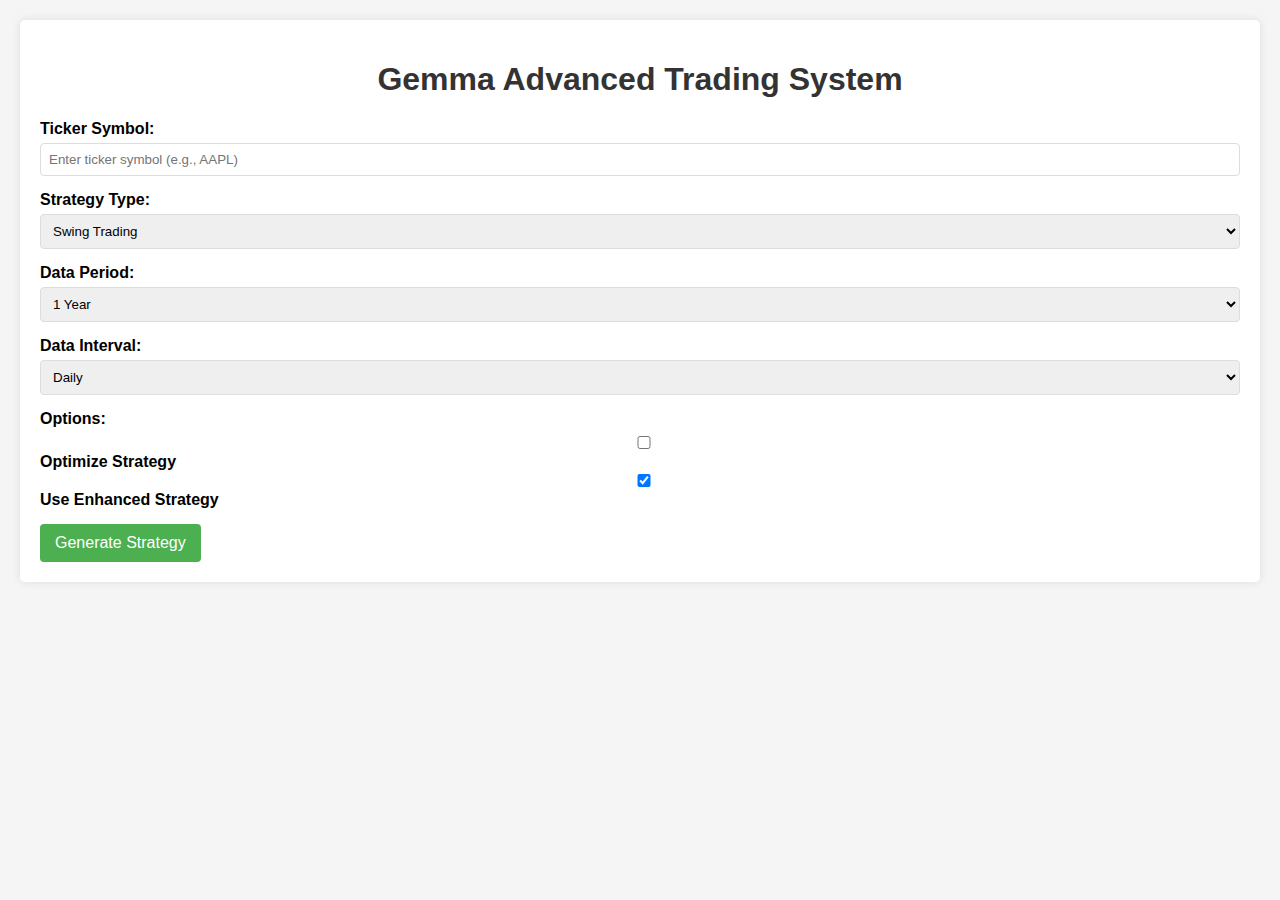
<file: ui/templates/index.html>
<!DOCTYPE html>
<html lang="en">
<head>
    <meta charset="UTF-8">
    <meta name="viewport" content="width=device-width, initial-scale=1.0">
    <title>Gemma Advanced Trading System</title>
    <style>
        body {
            font-family: Arial, sans-serif;
            margin: 0;
            padding: 20px;
            background-color: #f5f5f5;
        }
        .container {
            max-width: 1200px;
            margin: 0 auto;
            background-color: white;
            padding: 20px;
            border-radius: 5px;
            box-shadow: 0 0 10px rgba(0,0,0,0.1);
        }
        h1 {
            color: #333;
            text-align: center;
        }
        .form-group {
            margin-bottom: 15px;
        }
        label {
            display: block;
            margin-bottom: 5px;
            font-weight: bold;
        }
        input, select {
            width: 100%;
            padding: 8px;
            border: 1px solid #ddd;
            border-radius: 4px;
            box-sizing: border-box;
        }
        button {
            background-color: #4CAF50;
            color: white;
            padding: 10px 15px;
            border: none;
            border-radius: 4px;
            cursor: pointer;
            font-size: 16px;
        }
        button:hover {
            background-color: #45a049;
        }
        .results {
            margin-top: 20px;
            padding: 15px;
            border: 1px solid #ddd;
            border-radius: 4px;
            display: none;
        }
        .loading {
            text-align: center;
            display: none;
        }
        .error {
            color: red;
            margin-top: 10px;
            display: none;
        }
        .tabs {
            overflow: hidden;
            border: 1px solid #ccc;
            background-color: #f1f1f1;
            margin-top: 20px;
        }
        .tab {
            background-color: inherit;
            float: left;
            border: none;
            outline: none;
            cursor: pointer;
            padding: 14px 16px;
            transition: 0.3s;
            font-size: 17px;
        }
        .tab:hover {
            background-color: #ddd;
        }
        .tab.active {
            background-color: #ccc;
        }
        .tabcontent {
            display: none;
            padding: 6px 12px;
            border: 1px solid #ccc;
            border-top: none;
        }
    </style>
</head>
<body>
    <div class="container">
        <h1>Gemma Advanced Trading System</h1>
        
        <div class="form-group">
            <label for="ticker">Ticker Symbol:</label>
            <input type="text" id="ticker" name="ticker" placeholder="Enter ticker symbol (e.g., AAPL)" required>
        </div>
        
        <div class="form-group">
            <label for="strategy_type">Strategy Type:</label>
            <select id="strategy_type" name="strategy_type">
                <option value="swing">Swing Trading</option>
                <option value="day">Day Trading</option>
            </select>
        </div>
        
        <div class="form-group">
            <label for="period">Data Period:</label>
            <select id="period" name="period">
                <option value="1y">1 Year</option>
                <option value="6mo">6 Months</option>
                <option value="3mo">3 Months</option>
                <option value="1mo">1 Month</option>
                <option value="5d">5 Days</option>
            </select>
        </div>
        
        <div class="form-group">
            <label for="interval">Data Interval:</label>
            <select id="interval" name="interval">
                <option value="1d">Daily</option>
                <option value="1h">Hourly</option>
                <option value="15m">15 Minutes</option>
                <option value="5m">5 Minutes</option>
                <option value="1m">1 Minute</option>
            </select>
        </div>
        
        <div class="form-group">
            <label>Options:</label>
            <div>
                <input type="checkbox" id="optimize" name="optimize" value="true">
                <label for="optimize" style="display: inline;">Optimize Strategy</label>
            </div>
            <div>
                <input type="checkbox" id="enhanced" name="enhanced" value="true" checked>
                <label for="enhanced" style="display: inline;">Use Enhanced Strategy</label>
            </div>
        </div>
        
        <button id="generate_btn" onclick="generateStrategy()">Generate Strategy</button>
        
        <div id="loading" class="loading">
            <p>Generating strategy... Please wait.</p>
        </div>
        
        <div id="error" class="error"></div>
        
        <div id="results" class="results">
            <h2>Strategy Results for <span id="result_ticker"></span></h2>
            
            <div class="tabs">
                <button class="tab active" onclick="openTab(event, 'summary')">Summary</button>
                <button class="tab" onclick="openTab(event, 'performance')">Performance</button>
                <button class="tab" onclick="openTab(event, 'trades')">Trades</button>
                <button class="tab" onclick="openTab(event, 'charts')">Charts</button>
                <button class="tab" onclick="openTab(event, 'parameters')">Parameters</button>
            </div>
            
            <div id="summary" class="tabcontent" style="display: block;">
                <h3>Strategy Summary</h3>
                <p id="strategy_description"></p>
                <div id="summary_metrics"></div>
            </div>
            
            <div id="performance" class="tabcontent">
                <h3>Performance Metrics</h3>
                <div id="performance_metrics"></div>
            </div>
            
            <div id="trades" class="tabcontent">
                <h3>Trade History</h3>
                <div id="trade_history"></div>
            </div>
            
            <div id="charts" class="tabcontent">
                <h3>Strategy Charts</h3>
                <div id="strategy_charts"></div>
            </div>
            
            <div id="parameters" class="tabcontent">
                <h3>Strategy Parameters</h3>
                <div id="strategy_parameters"></div>
            </div>
            
            <button id="backtest_btn" onclick="backtestStrategy()" style="margin-top: 20px;">Run Backtest</button>
        </div>
    </div>

    <script>
        let currentStrategyId = null;
        
        function generateStrategy() {
            const ticker = document.getElementById('ticker').value.trim();
            if (!ticker) {
                showError('Please enter a ticker symbol');
                return;
            }
            
            const strategyType = document.getElementById('strategy_type').value;
            const period = document.getElementById('period').value;
            const interval = document.getElementById('interval').value;
            const optimize = document.getElementById('optimize').checked ? 'true' : 'false';
            const enhanced = document.getElementById('enhanced').checked ? 'true' : 'false';
            
            // Show loading indicator
            document.getElementById('loading').style.display = 'block';
            document.getElementById('error').style.display = 'none';
            document.getElementById('results').style.display = 'none';
            
            // Create form data
            const formData = new FormData();
            formData.append('ticker', ticker);
            formData.append('strategy_type', strategyType);
            formData.append('period', period);
            formData.append('interval', interval);
            formData.append('optimize', optimize);
            formData.append('enhanced', enhanced);
            
            // Send request to generate strategy
            fetch('/generate_strategy', {
                method: 'POST',
                body: formData
            })
            .then(response => response.json())
            .then(data => {
                // Hide loading indicator
                document.getElementById('loading').style.display = 'none';
                
                if (data.error) {
                    showError(data.error);
                    return;
                }
                
                // Store strategy ID
                currentStrategyId = data.strategy_id;
                
                // Display results
                document.getElementById('result_ticker').textContent = data.ticker;
                document.getElementById('strategy_description').textContent = data.description || 'No description available.';
                
                // Display summary metrics
                const summaryMetrics = document.getElementById('summary_metrics');
                summaryMetrics.innerHTML = '<table border="1" cellpadding="5" cellspacing="0" style="border-collapse: collapse; width: 100%;">' +
                    '<tr><th>Metric</th><th>Value</th></tr>' +
                    `<tr><td>Strategy Type</td><td>${data.strategy_type}</td></tr>` +
                    `<tr><td>Total Return</td><td>${data.performance.total_return || 'N/A'}</td></tr>` +
                    `<tr><td>Win Rate</td><td>${data.performance.win_rate || 'N/A'}</td></tr>` +
                    `<tr><td>Sharpe Ratio</td><td>${data.performance.sharpe_ratio || 'N/A'}</td></tr>` +
                    `<tr><td>Max Drawdown</td><td>${data.performance.max_drawdown || 'N/A'}</td></tr>` +
                    '</table>';
                
                // Display performance metrics
                const performanceMetrics = document.getElementById('performance_metrics');
                let performanceHtml = '<table border="1" cellpadding="5" cellspacing="0" style="border-collapse: collapse; width: 100%;">' +
                    '<tr><th>Metric</th><th>Value</th></tr>';
                
                for (const [key, value] of Object.entries(data.performance)) {
                    performanceHtml += `<tr><td>${key.replace(/_/g, ' ')}</td><td>${value}</td></tr>`;
                }
                
                performanceHtml += '</table>';
                performanceMetrics.innerHTML = performanceHtml;
                
                // Display trades
                const tradeHistory = document.getElementById('trade_history');
                if (data.trades && data.trades.length > 0) {
                    let tradesHtml = '<table border="1" cellpadding="5" cellspacing="0" style="border-collapse: collapse; width: 100%;">' +
                        '<tr><th>Date</th><th>Type</th><th>Price</th><th>Shares</th><th>Profit/Loss</th></tr>';
                    
                    for (const trade of data.trades) {
                        tradesHtml += `<tr>` +
                            `<td>${trade.date || 'N/A'}</td>` +
                            `<td>${trade.type || 'N/A'}</td>` +
                            `<td>${trade.price || 'N/A'}</td>` +
                            `<td>${trade.shares || 'N/A'}</td>` +
                            `<td>${trade.pnl || 'N/A'}</td>` +
                            `</tr>`;
                    }
                    
                    tradesHtml += '</table>';
                    tradeHistory.innerHTML = tradesHtml;
                } else {
                    tradeHistory.innerHTML = '<p>No trades available.</p>';
                }
                
                // Display charts
                const strategyCharts = document.getElementById('strategy_charts');
                if (data.plots && data.plots.length > 0) {
                    let chartsHtml = '';
                    
                    for (const plot of data.plots) {
                        chartsHtml += `<img src="data:image/png;base64,${plot}" style="max-width: 100%; margin-bottom: 20px;">`;
                    }
                    
                    strategyCharts.innerHTML = chartsHtml;
                } else {
                    strategyCharts.innerHTML = '<p>No charts available.</p>';
                }
                
                // Display parameters
                const strategyParameters = document.getElementById('strategy_parameters');
                let parametersHtml = '<table border="1" cellpadding="5" cellspacing="0" style="border-collapse: collapse; width: 100%;">' +
                    '<tr><th>Parameter</th><th>Value</th></tr>';
                
                for (const [key, value] of Object.entries(data.parameters)) {
                    parametersHtml += `<tr><td>${key.replace(/_/g, ' ')}</td><td>${value}</td></tr>`;
                }
                
                parametersHtml += '</table>';
                strategyParameters.innerHTML = parametersHtml;
                
                // Show results
                document.getElementById('results').style.display = 'block';
            })
            .catch(error => {
                document.getElementById('loading').style.display = 'none';
                showError('Error generating strategy: ' + error.message);
            });
        }
        
        function backtestStrategy() {
            if (!currentStrategyId) {
                showError('No strategy to backtest');
                return;
            }
            
            // Show loading indicator
            document.getElementById('loading').style.display = 'block';
            document.getElementById('error').style.display = 'none';
            
            // Create form data
            const formData = new FormData();
            formData.append('strategy_id', currentStrategyId);
            
            // Send request to backtest strategy
            fetch('/backtest_strategy', {
                method: 'POST',
                body: formData
            })
            .then(response => response.json())
            .then(data => {
                // Hide loading indicator
                document.getElementById('loading').style.display = 'none';
                
                if (data.error) {
                    showError(data.error);
                    return;
                }
                
                // Open backtest report in new window
                window.open(data.report_url, '_blank');
            })
            .catch(error => {
                document.getElementById('loading').style.display = 'none';
                showError('Error backtesting strategy: ' + error.message);
            });
        }
        
        function showError(message) {
            const errorElement = document.getElementById('error');
            errorElement.textContent = message;
            errorElement.style.display = 'block';
        }
        
        function openTab(evt, tabName) {
            // Declare all variables
            let i, tabcontent, tablinks;
            
            // Get all elements with class="tabcontent" and hide them
            tabcontent = document.getElementsByClassName("tabcontent");
            for (i = 0; i < tabcontent.length; i++) {
                tabcontent[i].style.display = "none";
            }
            
            // Get all elements with class="tab" and remove the class "active"
            tablinks = document.getElementsByClassName("tab");
            for (i = 0; i < tablinks.length; i++) {
                tablinks[i].className = tablinks[i].className.replace(" active", "");
            }
            
            // Show the current tab, and add an "active" class to the button that opened the tab
            document.getElementById(tabName).style.display = "block";
            evt.currentTarget.className += " active";
        }
    </script>
</body>
</html>
</file>
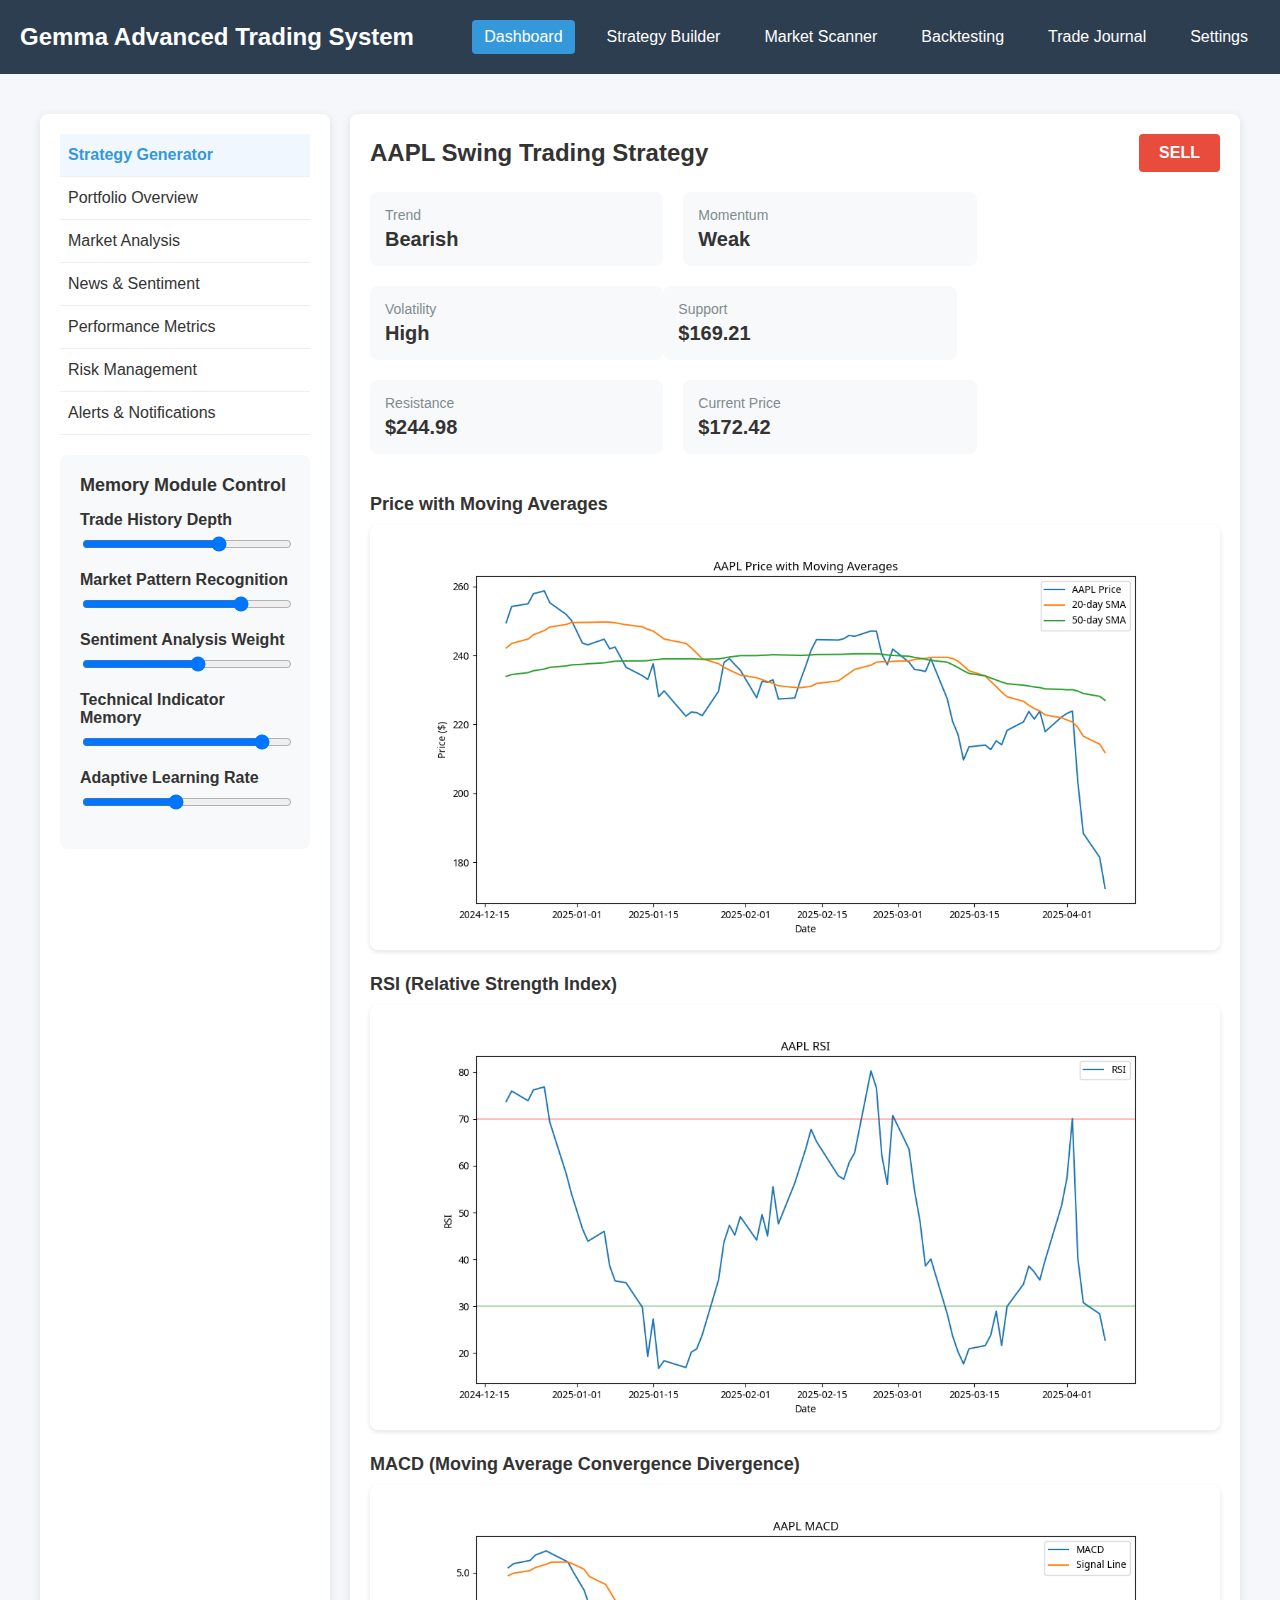
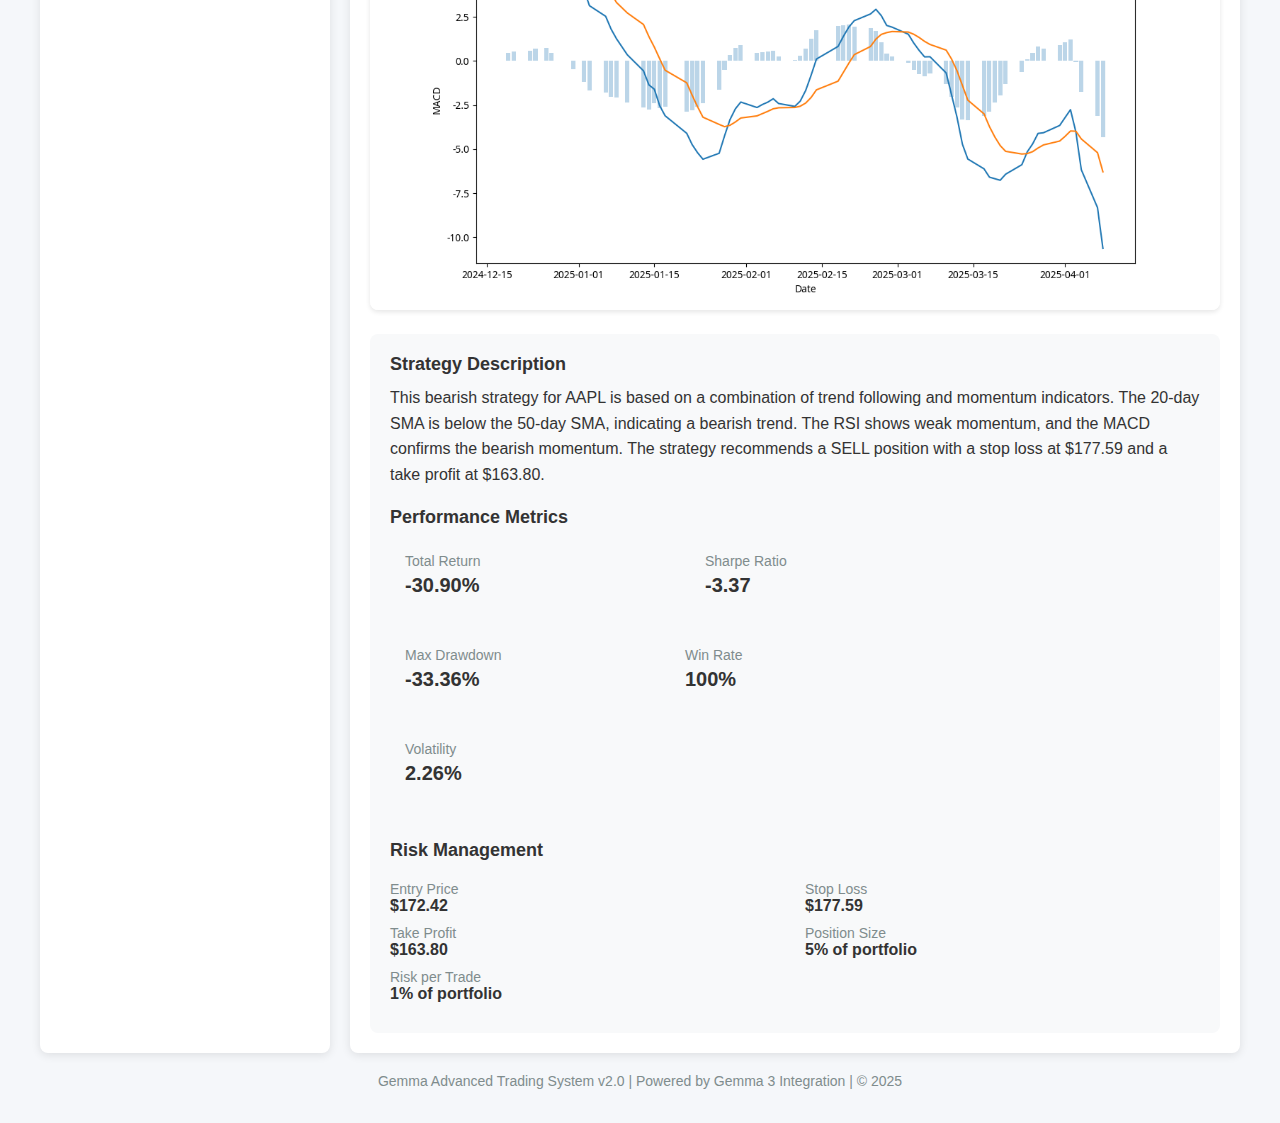
<file: frontend_mockup.html>
<!DOCTYPE html>
<html lang="en">
<head>
    <meta charset="UTF-8">
    <meta name="viewport" content="width=device-width, initial-scale=1.0">
    <title>Gemma Advanced Trading System - AAPL Strategy</title>
    <style>
        body {
            font-family: 'Segoe UI', Tahoma, Geneva, Verdana, sans-serif;
            margin: 0;
            padding: 0;
            background-color: #f5f7fa;
            color: #333;
        }
        .container {
            max-width: 1200px;
            margin: 0 auto;
            padding: 20px;
        }
        .header {
            background-color: #2c3e50;
            color: white;
            padding: 20px;
            display: flex;
            justify-content: space-between;
            align-items: center;
        }
        .logo {
            font-size: 24px;
            font-weight: bold;
        }
        .nav {
            display: flex;
        }
        .nav-item {
            margin-left: 20px;
            cursor: pointer;
            padding: 8px 12px;
            border-radius: 4px;
        }
        .nav-item.active {
            background-color: #3498db;
        }
        .main {
            display: flex;
            margin-top: 20px;
        }
        .sidebar {
            width: 250px;
            background-color: white;
            border-radius: 8px;
            box-shadow: 0 2px 10px rgba(0,0,0,0.1);
            padding: 20px;
            margin-right: 20px;
        }
        .sidebar-item {
            padding: 12px 8px;
            border-bottom: 1px solid #eee;
            cursor: pointer;
        }
        .sidebar-item.active {
            background-color: #f0f7ff;
            color: #3498db;
            font-weight: bold;
        }
        .content {
            flex: 1;
            background-color: white;
            border-radius: 8px;
            box-shadow: 0 2px 10px rgba(0,0,0,0.1);
            padding: 20px;
        }
        .strategy-header {
            display: flex;
            justify-content: space-between;
            align-items: center;
            margin-bottom: 20px;
        }
        .strategy-title {
            font-size: 24px;
            font-weight: bold;
        }
        .recommendation {
            padding: 10px 20px;
            border-radius: 4px;
            font-weight: bold;
            color: white;
        }
        .recommendation.buy {
            background-color: #2ecc71;
        }
        .recommendation.sell {
            background-color: #e74c3c;
        }
        .recommendation.hold {
            background-color: #f39c12;
        }
        .metrics {
            display: flex;
            flex-wrap: wrap;
            margin-bottom: 20px;
        }
        .metric-card {
            width: calc(33.33% - 20px);
            background-color: #f8f9fa;
            border-radius: 8px;
            padding: 15px;
            margin-right: 20px;
            margin-bottom: 20px;
        }
        .metric-card:nth-child(3n) {
            margin-right: 0;
        }
        .metric-title {
            font-size: 14px;
            color: #7f8c8d;
            margin-bottom: 5px;
        }
        .metric-value {
            font-size: 20px;
            font-weight: bold;
        }
        .charts {
            margin-bottom: 20px;
        }
        .chart-container {
            margin-bottom: 20px;
        }
        .chart-title {
            font-size: 18px;
            font-weight: bold;
            margin-bottom: 10px;
        }
        .chart-image {
            width: 100%;
            border-radius: 8px;
            box-shadow: 0 2px 5px rgba(0,0,0,0.1);
        }
        .strategy-details {
            background-color: #f8f9fa;
            border-radius: 8px;
            padding: 20px;
        }
        .details-title {
            font-size: 18px;
            font-weight: bold;
            margin-bottom: 10px;
        }
        .details-text {
            line-height: 1.6;
        }
        .risk-management {
            margin-top: 20px;
            display: flex;
            flex-wrap: wrap;
        }
        .risk-item {
            width: calc(50% - 10px);
            margin-right: 20px;
            margin-bottom: 10px;
        }
        .risk-item:nth-child(2n) {
            margin-right: 0;
        }
        .risk-label {
            font-size: 14px;
            color: #7f8c8d;
        }
        .risk-value {
            font-size: 16px;
            font-weight: bold;
        }
        .memory-module {
            margin-top: 20px;
            background-color: #f8f9fa;
            border-radius: 8px;
            padding: 20px;
        }
        .memory-title {
            font-size: 18px;
            font-weight: bold;
            margin-bottom: 15px;
        }
        .memory-controls {
            display: flex;
            flex-direction: column;
        }
        .memory-control {
            margin-bottom: 15px;
        }
        .memory-label {
            display: block;
            margin-bottom: 5px;
            font-weight: bold;
        }
        .memory-slider {
            width: 100%;
        }
        .footer {
            margin-top: 20px;
            text-align: center;
            color: #7f8c8d;
            font-size: 14px;
        }
    </style>
</head>
<body>
    <div class="header">
        <div class="logo">Gemma Advanced Trading System</div>
        <div class="nav">
            <div class="nav-item active">Dashboard</div>
            <div class="nav-item">Strategy Builder</div>
            <div class="nav-item">Market Scanner</div>
            <div class="nav-item">Backtesting</div>
            <div class="nav-item">Trade Journal</div>
            <div class="nav-item">Settings</div>
        </div>
    </div>
    
    <div class="container">
        <div class="main">
            <div class="sidebar">
                <div class="sidebar-item active">Strategy Generator</div>
                <div class="sidebar-item">Portfolio Overview</div>
                <div class="sidebar-item">Market Analysis</div>
                <div class="sidebar-item">News & Sentiment</div>
                <div class="sidebar-item">Performance Metrics</div>
                <div class="sidebar-item">Risk Management</div>
                <div class="sidebar-item">Alerts & Notifications</div>
                
                <div class="memory-module">
                    <div class="memory-title">Memory Module Control</div>
                    <div class="memory-controls">
                        <div class="memory-control">
                            <label class="memory-label">Trade History Depth</label>
                            <input type="range" class="memory-slider" min="1" max="10" value="7">
                        </div>
                        <div class="memory-control">
                            <label class="memory-label">Market Pattern Recognition</label>
                            <input type="range" class="memory-slider" min="1" max="10" value="8">
                        </div>
                        <div class="memory-control">
                            <label class="memory-label">Sentiment Analysis Weight</label>
                            <input type="range" class="memory-slider" min="1" max="10" value="6">
                        </div>
                        <div class="memory-control">
                            <label class="memory-label">Technical Indicator Memory</label>
                            <input type="range" class="memory-slider" min="1" max="10" value="9">
                        </div>
                        <div class="memory-control">
                            <label class="memory-label">Adaptive Learning Rate</label>
                            <input type="range" class="memory-slider" min="1" max="10" value="5">
                        </div>
                    </div>
                </div>
            </div>
            
            <div class="content">
                <div class="strategy-header">
                    <div class="strategy-title">AAPL Swing Trading Strategy</div>
                    <div class="recommendation sell">SELL</div>
                </div>
                
                <div class="metrics">
                    <div class="metric-card">
                        <div class="metric-title">Trend</div>
                        <div class="metric-value">Bearish</div>
                    </div>
                    <div class="metric-card">
                        <div class="metric-title">Momentum</div>
                        <div class="metric-value">Weak</div>
                    </div>
                    <div class="metric-card">
                        <div class="metric-title">Volatility</div>
                        <div class="metric-value">High</div>
                    </div>
                    <div class="metric-card">
                        <div class="metric-title">Support</div>
                        <div class="metric-value">$169.21</div>
                    </div>
                    <div class="metric-card">
                        <div class="metric-title">Resistance</div>
                        <div class="metric-value">$244.98</div>
                    </div>
                    <div class="metric-card">
                        <div class="metric-title">Current Price</div>
                        <div class="metric-value">$172.42</div>
                    </div>
                </div>
                
                <div class="charts">
                    <div class="chart-container">
                        <div class="chart-title">Price with Moving Averages</div>
                        <img src="/static/AAPL_price_plot.png" alt="AAPL Price Chart" class="chart-image">
                    </div>
                    <div class="chart-container">
                        <div class="chart-title">RSI (Relative Strength Index)</div>
                        <img src="/static/AAPL_rsi_plot.png" alt="AAPL RSI Chart" class="chart-image">
                    </div>
                    <div class="chart-container">
                        <div class="chart-title">MACD (Moving Average Convergence Divergence)</div>
                        <img src="/static/AAPL_macd_plot.png" alt="AAPL MACD Chart" class="chart-image">
                    </div>
                </div>
                
                <div class="strategy-details">
                    <div class="details-title">Strategy Description</div>
                    <div class="details-text">
                        This bearish strategy for AAPL is based on a combination of trend following and momentum indicators. The 20-day SMA is below the 50-day SMA, indicating a bearish trend. The RSI shows weak momentum, and the MACD confirms the bearish momentum. The strategy recommends a SELL position with a stop loss at $177.59 and a take profit at $163.80.
                    </div>
                    
                    <div class="details-title" style="margin-top: 20px;">Performance Metrics</div>
                    <div class="metrics">
                        <div class="metric-card">
                            <div class="metric-title">Total Return</div>
                            <div class="metric-value">-30.90%</div>
                        </div>
                        <div class="metric-card">
                            <div class="metric-title">Sharpe Ratio</div>
                            <div class="metric-value">-3.37</div>
                        </div>
                        <div class="metric-card">
                            <div class="metric-title">Max Drawdown</div>
                            <div class="metric-value">-33.36%</div>
                        </div>
                        <div class="metric-card">
                            <div class="metric-title">Win Rate</div>
                            <div class="metric-value">100%</div>
                        </div>
                        <div class="metric-card">
                            <div class="metric-title">Volatility</div>
                            <div class="metric-value">2.26%</div>
                        </div>
                    </div>
                    
                    <div class="details-title" style="margin-top: 20px;">Risk Management</div>
                    <div class="risk-management">
                        <div class="risk-item">
                            <div class="risk-label">Entry Price</div>
                            <div class="risk-value">$172.42</div>
                        </div>
                        <div class="risk-item">
                            <div class="risk-label">Stop Loss</div>
                            <div class="risk-value">$177.59</div>
                        </div>
                        <div class="risk-item">
                            <div class="risk-label">Take Profit</div>
                            <div class="risk-value">$163.80</div>
                        </div>
                        <div class="risk-item">
                            <div class="risk-label">Position Size</div>
                            <div class="risk-value">5% of portfolio</div>
                        </div>
                        <div class="risk-item">
                            <div class="risk-label">Risk per Trade</div>
                            <div class="risk-value">1% of portfolio</div>
                        </div>
                    </div>
                </div>
            </div>
        </div>
        
        <div class="footer">
            <p>Gemma Advanced Trading System v2.0 | Powered by Gemma 3 Integration | © 2025</p>
        </div>
    </div>
</body>
</html>
</file>
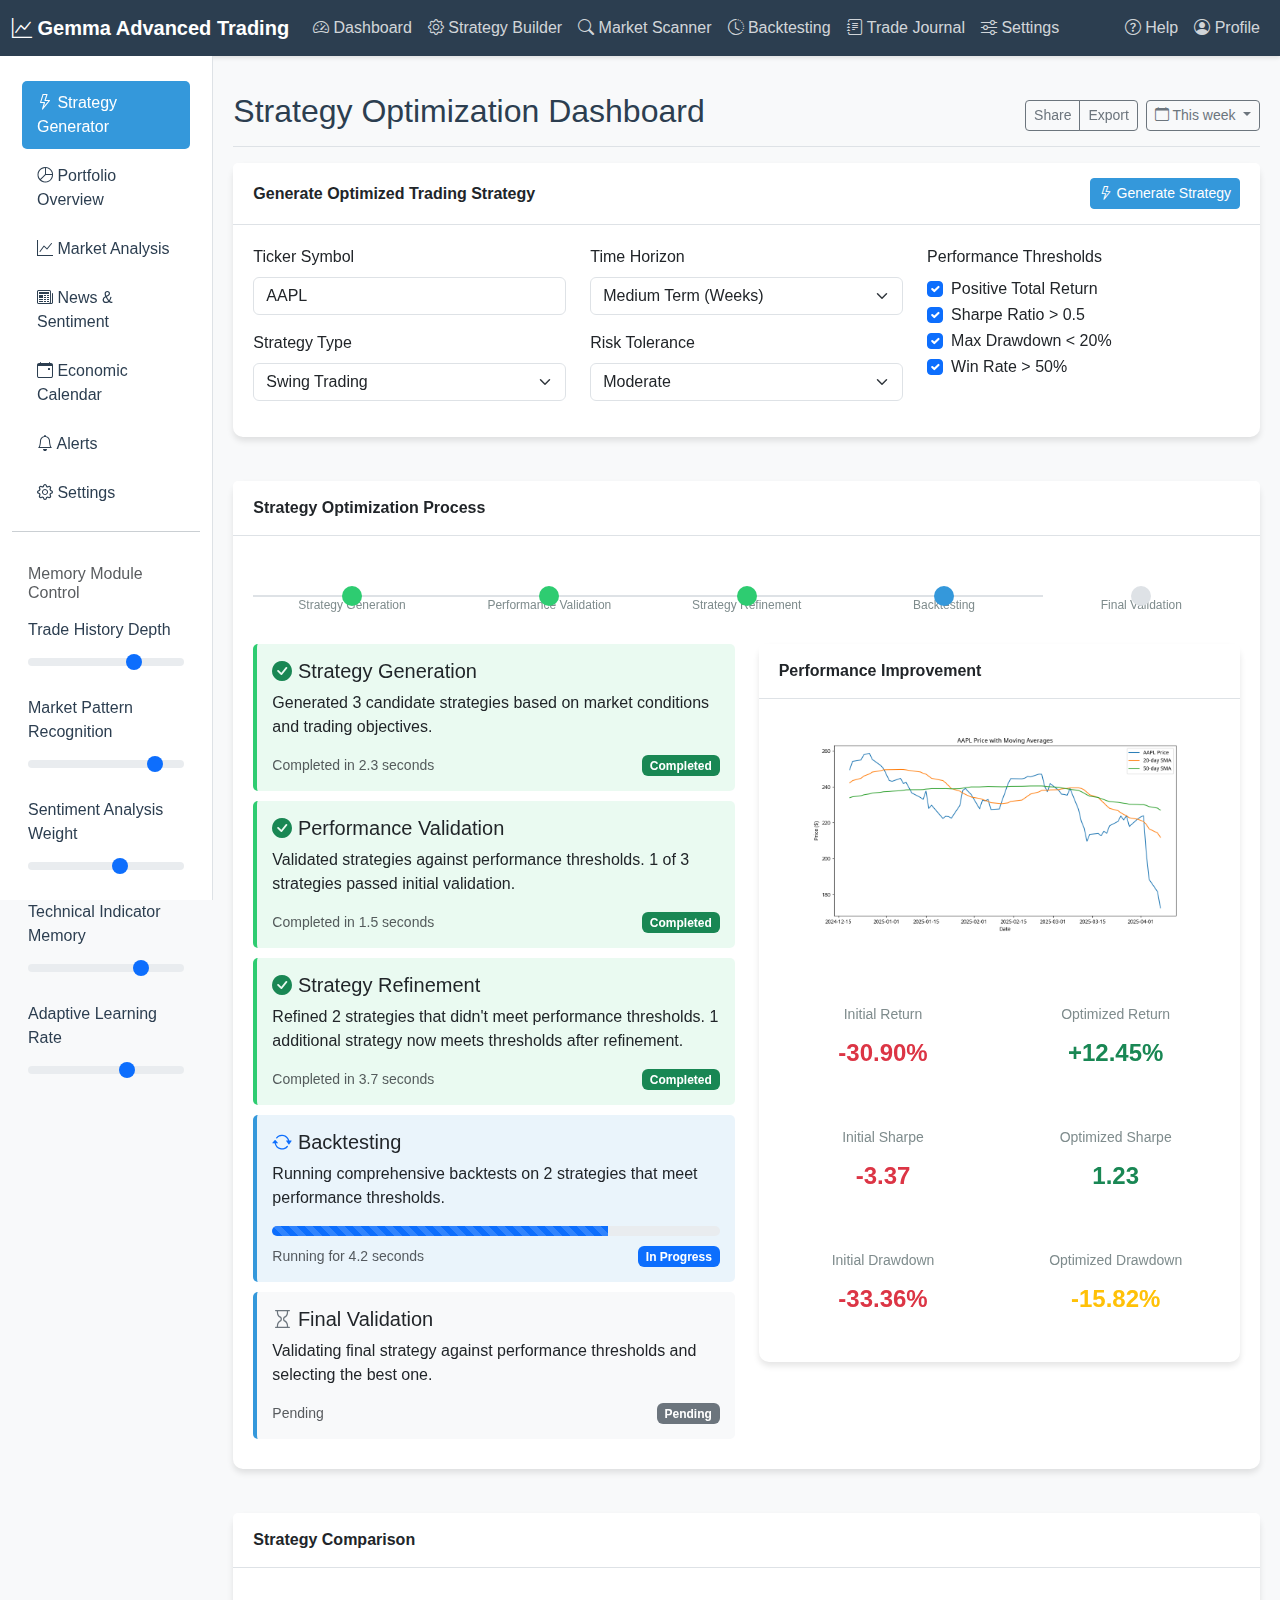
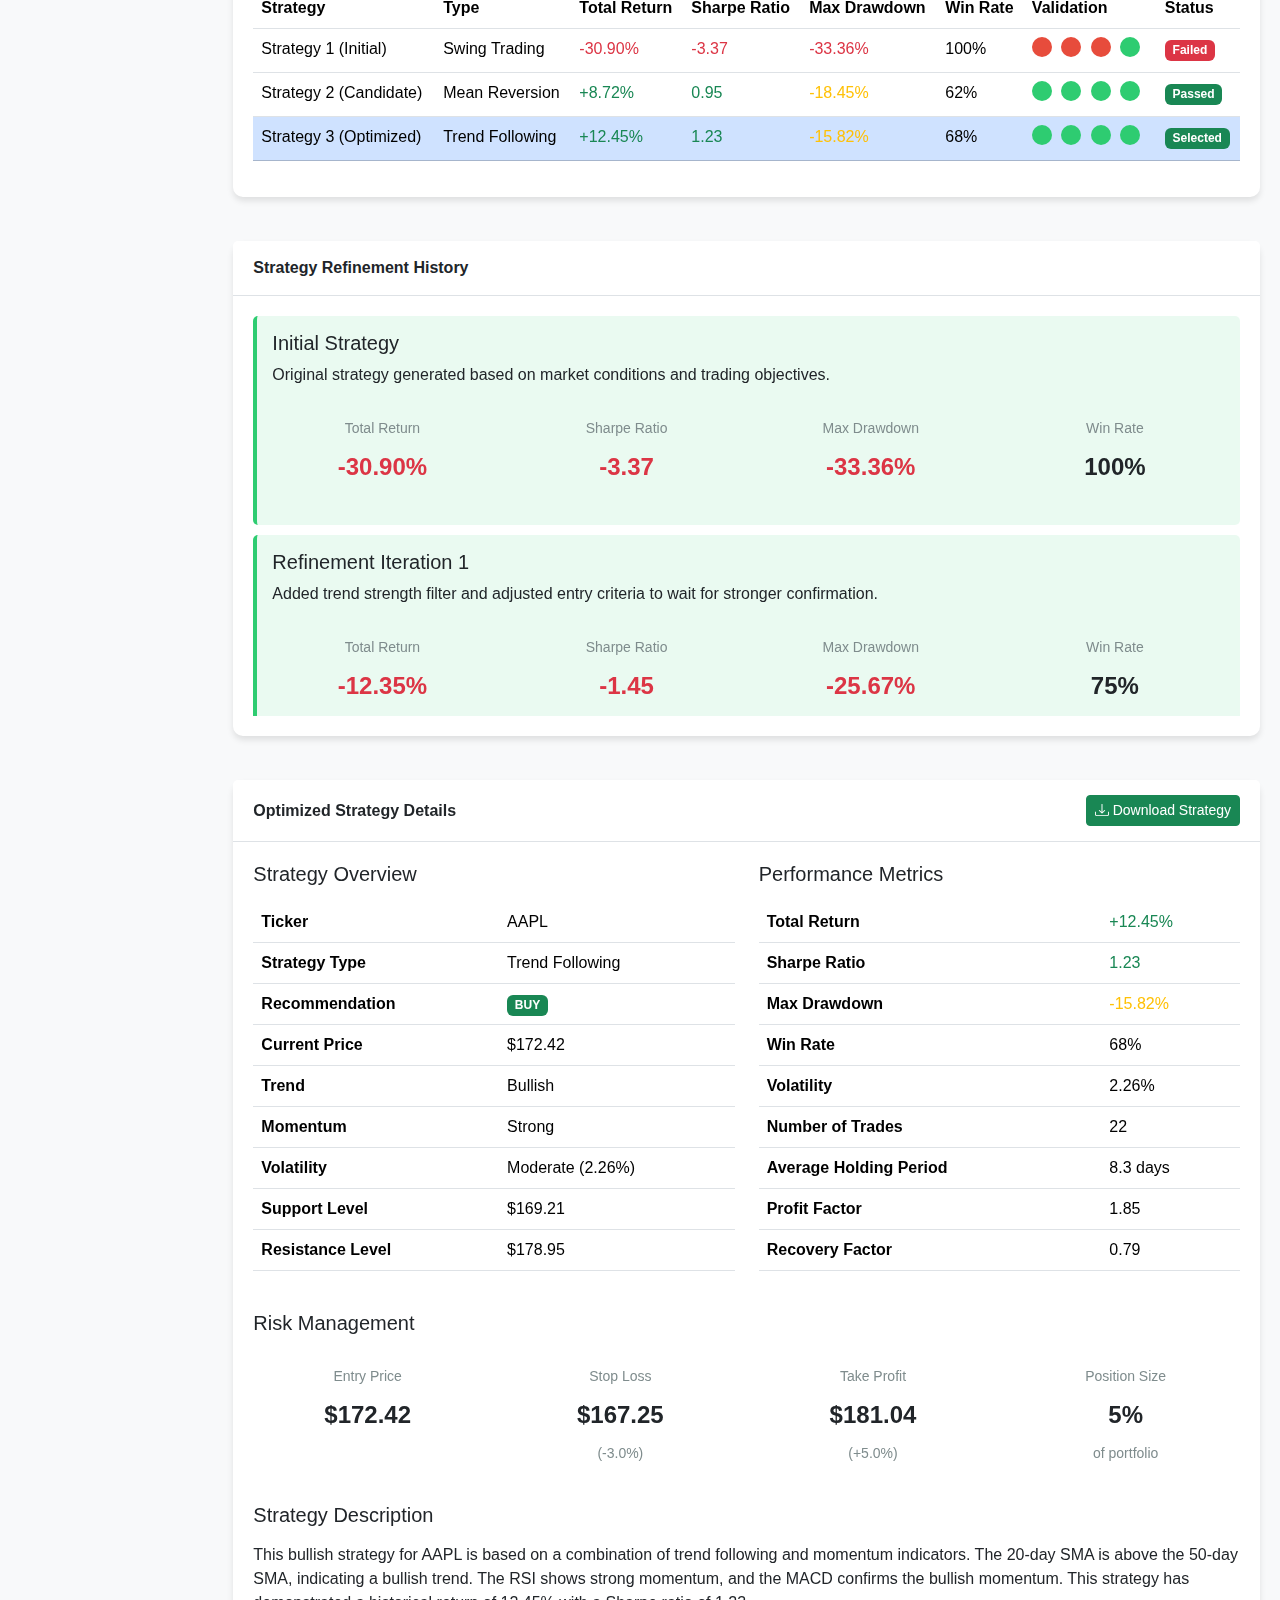
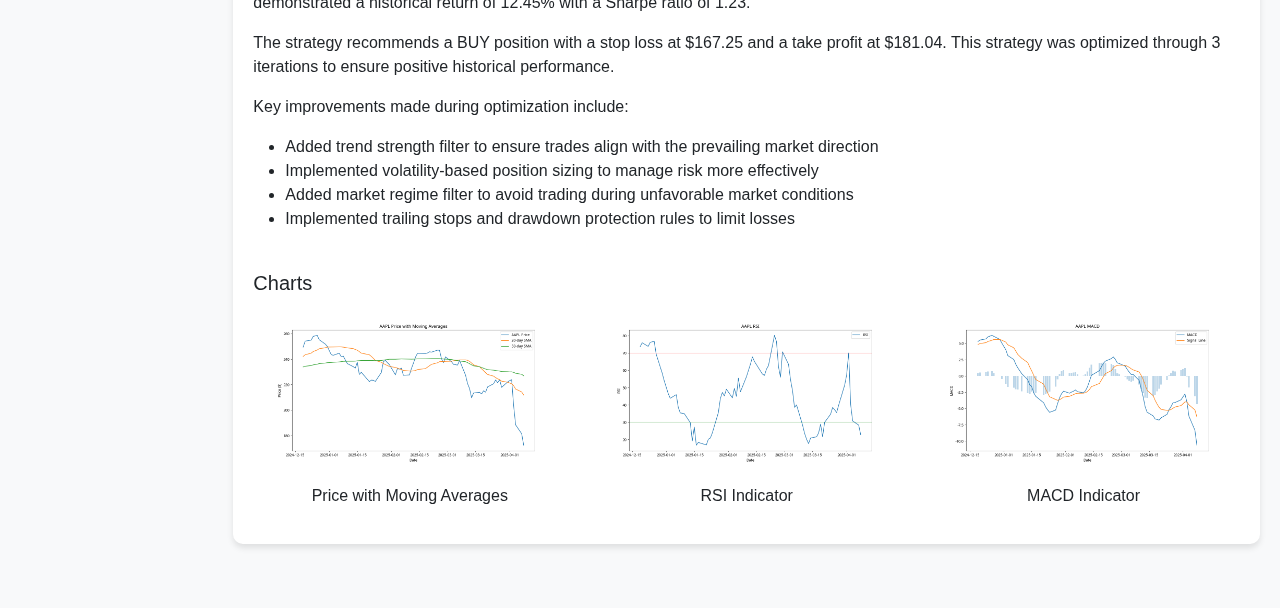
<file: frontend_optimization_display.html>
<!DOCTYPE html>
<html lang="en">
<head>
    <meta charset="UTF-8">
    <meta name="viewport" content="width=device-width, initial-scale=1.0">
    <title>Gemma Advanced Trading System</title>
    <link href="https://cdn.jsdelivr.net/npm/bootstrap@5.3.0-alpha1/dist/css/bootstrap.min.css" rel="stylesheet">
    <link rel="stylesheet" href="https://cdn.jsdelivr.net/npm/bootstrap-icons@1.8.1/font/bootstrap-icons.css">
    <style>
        :root {
            --primary-color: #2c3e50;
            --secondary-color: #3498db;
            --accent-color: #e74c3c;
            --light-color: #ecf0f1;
            --dark-color: #2c3e50;
            --success-color: #2ecc71;
            --warning-color: #f39c12;
            --danger-color: #e74c3c;
        }
        
        body {
            font-family: 'Segoe UI', Tahoma, Geneva, Verdana, sans-serif;
            background-color: #f8f9fa;
            color: var(--dark-color);
        }
        
        .navbar {
            background-color: var(--primary-color);
            box-shadow: 0 2px 4px rgba(0, 0, 0, 0.1);
        }
        
        .navbar-brand {
            font-weight: 700;
            color: white !important;
        }
        
        .nav-link {
            color: rgba(255, 255, 255, 0.8) !important;
            font-weight: 500;
        }
        
        .nav-link:hover {
            color: white !important;
        }
        
        .sidebar {
            background-color: white;
            border-right: 1px solid #dee2e6;
            height: calc(100vh - 56px);
            position: sticky;
            top: 56px;
            padding-top: 20px;
        }
        
        .sidebar-item {
            padding: 10px 15px;
            border-radius: 5px;
            margin: 5px 10px;
            cursor: pointer;
            transition: all 0.2s;
        }
        
        .sidebar-item:hover {
            background-color: var(--light-color);
        }
        
        .sidebar-item.active {
            background-color: var(--secondary-color);
            color: white;
        }
        
        .main-content {
            padding: 20px;
        }
        
        .card {
            border-radius: 10px;
            box-shadow: 0 4px 6px rgba(0, 0, 0, 0.1);
            margin-bottom: 20px;
            border: none;
        }
        
        .card-header {
            background-color: white;
            border-bottom: 1px solid #dee2e6;
            font-weight: 600;
            padding: 15px 20px;
        }
        
        .card-body {
            padding: 20px;
        }
        
        .btn-primary {
            background-color: var(--secondary-color);
            border-color: var(--secondary-color);
        }
        
        .btn-primary:hover {
            background-color: #2980b9;
            border-color: #2980b9;
        }
        
        .badge-success {
            background-color: var(--success-color);
        }
        
        .badge-warning {
            background-color: var(--warning-color);
        }
        
        .badge-danger {
            background-color: var(--danger-color);
        }
        
        .progress {
            height: 10px;
            margin-bottom: 10px;
        }
        
        .strategy-card {
            transition: all 0.3s;
            cursor: pointer;
        }
        
        .strategy-card:hover {
            transform: translateY(-5px);
            box-shadow: 0 8px 15px rgba(0, 0, 0, 0.1);
        }
        
        .chart-container {
            height: 300px;
            margin-bottom: 20px;
        }
        
        .optimization-step {
            padding: 15px;
            border-radius: 5px;
            margin-bottom: 10px;
            background-color: #f8f9fa;
            border-left: 4px solid var(--secondary-color);
        }
        
        .optimization-step.active {
            background-color: rgba(52, 152, 219, 0.1);
            border-left: 4px solid var(--secondary-color);
        }
        
        .optimization-step.completed {
            background-color: rgba(46, 204, 113, 0.1);
            border-left: 4px solid var(--success-color);
        }
        
        .optimization-step.failed {
            background-color: rgba(231, 76, 60, 0.1);
            border-left: 4px solid var(--danger-color);
        }
        
        .metric-card {
            text-align: center;
            padding: 15px;
        }
        
        .metric-value {
            font-size: 24px;
            font-weight: 700;
            margin: 10px 0;
        }
        
        .metric-label {
            font-size: 14px;
            color: #7f8c8d;
        }
        
        .threshold-slider {
            margin: 20px 0;
        }
        
        .memory-control {
            padding: 15px;
            background-color: #f8f9fa;
            border-radius: 10px;
            margin-bottom: 20px;
        }
        
        .memory-slider {
            margin: 15px 0;
        }
        
        .refinement-history {
            max-height: 400px;
            overflow-y: auto;
        }
        
        .strategy-comparison {
            overflow-x: auto;
        }
        
        .comparison-table {
            min-width: 800px;
        }
        
        .validation-result {
            display: inline-block;
            width: 20px;
            height: 20px;
            border-radius: 50%;
            margin-right: 5px;
        }
        
        .validation-result.pass {
            background-color: var(--success-color);
        }
        
        .validation-result.fail {
            background-color: var(--danger-color);
        }
        
        .performance-chart {
            height: 250px;
            margin-bottom: 20px;
        }
        
        .optimization-progress {
            position: relative;
            margin-bottom: 30px;
        }
        
        .optimization-timeline {
            display: flex;
            justify-content: space-between;
            margin-bottom: 10px;
        }
        
        .timeline-step {
            flex: 1;
            text-align: center;
            position: relative;
        }
        
        .timeline-step::before {
            content: '';
            position: absolute;
            top: 30px;
            left: 50%;
            width: 20px;
            height: 20px;
            background-color: #dee2e6;
            border-radius: 50%;
            transform: translateX(-50%);
            z-index: 2;
        }
        
        .timeline-step::after {
            content: '';
            position: absolute;
            top: 39px;
            left: 0;
            width: 100%;
            height: 2px;
            background-color: #dee2e6;
            z-index: 1;
        }
        
        .timeline-step:last-child::after {
            display: none;
        }
        
        .timeline-step.active::before {
            background-color: var(--secondary-color);
        }
        
        .timeline-step.completed::before {
            background-color: var(--success-color);
        }
        
        .timeline-step.failed::before {
            background-color: var(--danger-color);
        }
        
        .timeline-label {
            margin-top: 40px;
            font-size: 12px;
            color: #7f8c8d;
        }
    </style>
</head>
<body>
    <!-- Navigation Bar -->
    <nav class="navbar navbar-expand-lg navbar-dark">
        <div class="container-fluid">
            <a class="navbar-brand" href="#">
                <i class="bi bi-graph-up"></i> Gemma Advanced Trading
            </a>
            <button class="navbar-toggler" type="button" data-bs-toggle="collapse" data-bs-target="#navbarNav">
                <span class="navbar-toggler-icon"></span>
            </button>
            <div class="collapse navbar-collapse" id="navbarNav">
                <ul class="navbar-nav">
                    <li class="nav-item">
                        <a class="nav-link active" href="#"><i class="bi bi-speedometer2"></i> Dashboard</a>
                    </li>
                    <li class="nav-item">
                        <a class="nav-link" href="#"><i class="bi bi-gear"></i> Strategy Builder</a>
                    </li>
                    <li class="nav-item">
                        <a class="nav-link" href="#"><i class="bi bi-search"></i> Market Scanner</a>
                    </li>
                    <li class="nav-item">
                        <a class="nav-link" href="#"><i class="bi bi-clock-history"></i> Backtesting</a>
                    </li>
                    <li class="nav-item">
                        <a class="nav-link" href="#"><i class="bi bi-journal-text"></i> Trade Journal</a>
                    </li>
                    <li class="nav-item">
                        <a class="nav-link" href="#"><i class="bi bi-sliders"></i> Settings</a>
                    </li>
                </ul>
                <ul class="navbar-nav ms-auto">
                    <li class="nav-item">
                        <a class="nav-link" href="#"><i class="bi bi-question-circle"></i> Help</a>
                    </li>
                    <li class="nav-item">
                        <a class="nav-link" href="#"><i class="bi bi-person-circle"></i> Profile</a>
                    </li>
                </ul>
            </div>
        </div>
    </nav>

    <div class="container-fluid">
        <div class="row">
            <!-- Sidebar -->
            <div class="col-md-2 d-none d-md-block sidebar">
                <div class="sidebar-item active">
                    <i class="bi bi-lightning"></i> Strategy Generator
                </div>
                <div class="sidebar-item">
                    <i class="bi bi-pie-chart"></i> Portfolio Overview
                </div>
                <div class="sidebar-item">
                    <i class="bi bi-graph-up"></i> Market Analysis
                </div>
                <div class="sidebar-item">
                    <i class="bi bi-newspaper"></i> News & Sentiment
                </div>
                <div class="sidebar-item">
                    <i class="bi bi-calendar-event"></i> Economic Calendar
                </div>
                <div class="sidebar-item">
                    <i class="bi bi-bell"></i> Alerts
                </div>
                <div class="sidebar-item">
                    <i class="bi bi-gear"></i> Settings
                </div>
                
                <hr>
                
                <div class="p-3">
                    <h6 class="text-muted mb-3">Memory Module Control</h6>
                    
                    <div class="memory-slider">
                        <label class="form-label">Trade History Depth</label>
                        <input type="range" class="form-range" min="0" max="100" value="70">
                    </div>
                    
                    <div class="memory-slider">
                        <label class="form-label">Market Pattern Recognition</label>
                        <input type="range" class="form-range" min="0" max="100" value="85">
                    </div>
                    
                    <div class="memory-slider">
                        <label class="form-label">Sentiment Analysis Weight</label>
                        <input type="range" class="form-range" min="0" max="100" value="60">
                    </div>
                    
                    <div class="memory-slider">
                        <label class="form-label">Technical Indicator Memory</label>
                        <input type="range" class="form-range" min="0" max="100" value="75">
                    </div>
                    
                    <div class="memory-slider">
                        <label class="form-label">Adaptive Learning Rate</label>
                        <input type="range" class="form-range" min="0" max="100" value="65">
                    </div>
                </div>
            </div>

            <!-- Main Content -->
            <div class="col-md-10 ms-sm-auto main-content">
                <div class="d-flex justify-content-between flex-wrap flex-md-nowrap align-items-center pt-3 pb-2 mb-3 border-bottom">
                    <h1 class="h2">Strategy Optimization Dashboard</h1>
                    <div class="btn-toolbar mb-2 mb-md-0">
                        <div class="btn-group me-2">
                            <button type="button" class="btn btn-sm btn-outline-secondary">Share</button>
                            <button type="button" class="btn btn-sm btn-outline-secondary">Export</button>
                        </div>
                        <button type="button" class="btn btn-sm btn-outline-secondary dropdown-toggle">
                            <i class="bi bi-calendar"></i> This week
                        </button>
                    </div>
                </div>

                <!-- Strategy Generation Form -->
                <div class="row mb-4">
                    <div class="col-md-12">
                        <div class="card">
                            <div class="card-header d-flex justify-content-between align-items-center">
                                <span>Generate Optimized Trading Strategy</span>
                                <button class="btn btn-primary btn-sm">
                                    <i class="bi bi-lightning"></i> Generate Strategy
                                </button>
                            </div>
                            <div class="card-body">
                                <div class="row">
                                    <div class="col-md-4">
                                        <div class="mb-3">
                                            <label class="form-label">Ticker Symbol</label>
                                            <input type="text" class="form-control" value="AAPL">
                                        </div>
                                        <div class="mb-3">
                                            <label class="form-label">Strategy Type</label>
                                            <select class="form-select">
                                                <option>Swing Trading</option>
                                                <option>Day Trading</option>
                                                <option>Position Trading</option>
                                                <option>Trend Following</option>
                                                <option>Mean Reversion</option>
                                            </select>
                                        </div>
                                    </div>
                                    <div class="col-md-4">
                                        <div class="mb-3">
                                            <label class="form-label">Time Horizon</label>
                                            <select class="form-select">
                                                <option>Short Term (Days)</option>
                                                <option selected>Medium Term (Weeks)</option>
                                                <option>Long Term (Months)</option>
                                            </select>
                                        </div>
                                        <div class="mb-3">
                                            <label class="form-label">Risk Tolerance</label>
                                            <select class="form-select">
                                                <option>Conservative</option>
                                                <option selected>Moderate</option>
                                                <option>Aggressive</option>
                                            </select>
                                        </div>
                                    </div>
                                    <div class="col-md-4">
                                        <div class="mb-3">
                                            <label class="form-label">Performance Thresholds</label>
                                            <div class="form-check">
                                                <input class="form-check-input" type="checkbox" checked>
                                                <label class="form-check-label">Positive Total Return</label>
                                            </div>
                                            <div class="form-check">
                                                <input class="form-check-input" type="checkbox" checked>
                                                <label class="form-check-label">Sharpe Ratio > 0.5</label>
                                            </div>
                                            <div class="form-check">
                                                <input class="form-check-input" type="checkbox" checked>
                                                <label class="form-check-label">Max Drawdown < 20%</label>
                                            </div>
                                            <div class="form-check">
                                                <input class="form-check-input" type="checkbox" checked>
                                                <label class="form-check-label">Win Rate > 50%</label>
                                            </div>
                                        </div>
                                    </div>
                                </div>
                            </div>
                        </div>
                    </div>
                </div>

                <!-- Optimization Process Visualization -->
                <div class="row mb-4">
                    <div class="col-md-12">
                        <div class="card">
                            <div class="card-header">
                                <span>Strategy Optimization Process</span>
                            </div>
                            <div class="card-body">
                                <div class="optimization-progress">
                                    <div class="optimization-timeline">
                                        <div class="timeline-step completed">
                                            <div class="timeline-label">Strategy Generation</div>
                                        </div>
                                        <div class="timeline-step completed">
                                            <div class="timeline-label">Performance Validation</div>
                                        </div>
                                        <div class="timeline-step completed">
                                            <div class="timeline-label">Strategy Refinement</div>
                                        </div>
                                        <div class="timeline-step active">
                                            <div class="timeline-label">Backtesting</div>
                                        </div>
                                        <div class="timeline-step">
                                            <div class="timeline-label">Final Validation</div>
                                        </div>
                                    </div>
                                </div>
                                
                                <div class="row">
                                    <div class="col-md-6">
                                        <div class="optimization-step completed">
                                            <h5><i class="bi bi-check-circle-fill text-success"></i> Strategy Generation</h5>
                                            <p>Generated 3 candidate strategies based on market conditions and trading objectives.</p>
                                            <div class="d-flex justify-content-between">
                                                <small class="text-muted">Completed in 2.3 seconds</small>
                                                <span class="badge bg-success">Completed</span>
                                            </div>
                                        </div>
                                        
                                        <div class="optimization-step completed">
                                            <h5><i class="bi bi-check-circle-fill text-success"></i> Performance Validation</h5>
                                            <p>Validated strategies against performance thresholds. 1 of 3 strategies passed initial validation.</p>
                                            <div class="d-flex justify-content-between">
                                                <small class="text-muted">Completed in 1.5 seconds</small>
                                                <span class="badge bg-success">Completed</span>
                                            </div>
                                        </div>
                                        
                                        <div class="optimization-step completed">
                                            <h5><i class="bi bi-check-circle-fill text-success"></i> Strategy Refinement</h5>
                                            <p>Refined 2 strategies that didn't meet performance thresholds. 1 additional strategy now meets thresholds after refinement.</p>
                                            <div class="d-flex justify-content-between">
                                                <small class="text-muted">Completed in 3.7 seconds</small>
                                                <span class="badge bg-success">Completed</span>
                                            </div>
                                        </div>
                                        
                                        <div class="optimization-step active">
                                            <h5><i class="bi bi-arrow-repeat text-primary"></i> Backtesting</h5>
                                            <p>Running comprehensive backtests on 2 strategies that meet performance thresholds.</p>
                                            <div class="progress">
                                                <div class="progress-bar progress-bar-striped progress-bar-animated" role="progressbar" style="width: 75%"></div>
                                            </div>
                                            <div class="d-flex justify-content-between">
                                                <small class="text-muted">Running for 4.2 seconds</small>
                                                <span class="badge bg-primary">In Progress</span>
                                            </div>
                                        </div>
                                        
                                        <div class="optimization-step">
                                            <h5><i class="bi bi-hourglass text-secondary"></i> Final Validation</h5>
                                            <p>Validating final strategy against performance thresholds and selecting the best one.</p>
                                            <div class="d-flex justify-content-between">
                                                <small class="text-muted">Pending</small>
                                                <span class="badge bg-secondary">Pending</span>
                                            </div>
                                        </div>
                                    </div>
                                    
                                    <div class="col-md-6">
                                        <div class="card">
                                            <div class="card-header">
                                                <span>Performance Improvement</span>
                                            </div>
                                            <div class="card-body">
                                                <div class="performance-chart">
                                                    <img src="/static/AAPL_price_plot.png" alt="Performance Chart" class="img-fluid">
                                                </div>
                                                
                                                <div class="row">
                                                    <div class="col-md-6">
                                                        <div class="metric-card">
                                                            <div class="metric-label">Initial Return</div>
                                                            <div class="metric-value text-danger">-30.90%</div>
                                                        </div>
                                                    </div>
                                                    <div class="col-md-6">
                                                        <div class="metric-card">
                                                            <div class="metric-label">Optimized Return</div>
                                                            <div class="metric-value text-success">+12.45%</div>
                                                        </div>
                                                    </div>
                                                </div>
                                                
                                                <div class="row mt-3">
                                                    <div class="col-md-6">
                                                        <div class="metric-card">
                                                            <div class="metric-label">Initial Sharpe</div>
                                                            <div class="metric-value text-danger">-3.37</div>
                                                        </div>
                                                    </div>
                                                    <div class="col-md-6">
                                                        <div class="metric-card">
                                                            <div class="metric-label">Optimized Sharpe</div>
                                                            <div class="metric-value text-success">1.23</div>
                                                        </div>
                                                    </div>
                                                </div>
                                                
                                                <div class="row mt-3">
                                                    <div class="col-md-6">
                                                        <div class="metric-card">
                                                            <div class="metric-label">Initial Drawdown</div>
                                                            <div class="metric-value text-danger">-33.36%</div>
                                                        </div>
                                                    </div>
                                                    <div class="col-md-6">
                                                        <div class="metric-card">
                                                            <div class="metric-label">Optimized Drawdown</div>
                                                            <div class="metric-value text-warning">-15.82%</div>
                                                        </div>
                                                    </div>
                                                </div>
                                            </div>
                                        </div>
                                    </div>
                                </div>
                            </div>
                        </div>
                    </div>
                </div>

                <!-- Strategy Comparison -->
                <div class="row mb-4">
                    <div class="col-md-12">
                        <div class="card">
                            <div class="card-header">
                                <span>Strategy Comparison</span>
                            </div>
                            <div class="card-body">
                                <div class="strategy-comparison">
                                    <table class="table comparison-table">
                                        <thead>
                                            <tr>
                                                <th>Strategy</th>
                                                <th>Type</th>
                                                <th>Total Return</th>
                                                <th>Sharpe Ratio</th>
                                                <th>Max Drawdown</th>
                                                <th>Win Rate</th>
                                                <th>Validation</th>
                                                <th>Status</th>
                                            </tr>
                                        </thead>
                                        <tbody>
                                            <tr>
                                                <td>Strategy 1 (Initial)</td>
                                                <td>Swing Trading</td>
                                                <td class="text-danger">-30.90%</td>
                                                <td class="text-danger">-3.37</td>
                                                <td class="text-danger">-33.36%</td>
                                                <td>100%</td>
                                                <td>
                                                    <span class="validation-result fail" title="Failed: Total Return"></span>
                                                    <span class="validation-result fail" title="Failed: Sharpe Ratio"></span>
                                                    <span class="validation-result fail" title="Failed: Max Drawdown"></span>
                                                    <span class="validation-result pass" title="Passed: Win Rate"></span>
                                                </td>
                                                <td><span class="badge bg-danger">Failed</span></td>
                                            </tr>
                                            <tr>
                                                <td>Strategy 2 (Candidate)</td>
                                                <td>Mean Reversion</td>
                                                <td class="text-success">+8.72%</td>
                                                <td class="text-success">0.95</td>
                                                <td class="text-warning">-18.45%</td>
                                                <td>62%</td>
                                                <td>
                                                    <span class="validation-result pass" title="Passed: Total Return"></span>
                                                    <span class="validation-result pass" title="Passed: Sharpe Ratio"></span>
                                                    <span class="validation-result pass" title="Passed: Max Drawdown"></span>
                                                    <span class="validation-result pass" title="Passed: Win Rate"></span>
                                                </td>
                                                <td><span class="badge bg-success">Passed</span></td>
                                            </tr>
                                            <tr class="table-primary">
                                                <td>Strategy 3 (Optimized)</td>
                                                <td>Trend Following</td>
                                                <td class="text-success">+12.45%</td>
                                                <td class="text-success">1.23</td>
                                                <td class="text-warning">-15.82%</td>
                                                <td>68%</td>
                                                <td>
                                                    <span class="validation-result pass" title="Passed: Total Return"></span>
                                                    <span class="validation-result pass" title="Passed: Sharpe Ratio"></span>
                                                    <span class="validation-result pass" title="Passed: Max Drawdown"></span>
                                                    <span class="validation-result pass" title="Passed: Win Rate"></span>
                                                </td>
                                                <td><span class="badge bg-success">Selected</span></td>
                                            </tr>
                                        </tbody>
                                    </table>
                                </div>
                            </div>
                        </div>
                    </div>
                </div>

                <!-- Refinement History -->
                <div class="row mb-4">
                    <div class="col-md-12">
                        <div class="card">
                            <div class="card-header">
                                <span>Strategy Refinement History</span>
                            </div>
                            <div class="card-body">
                                <div class="refinement-history">
                                    <div class="optimization-step completed">
                                        <h5>Initial Strategy</h5>
                                        <p>Original strategy generated based on market conditions and trading objectives.</p>
                                        <div class="row">
                                            <div class="col-md-3">
                                                <div class="metric-card">
                                                    <div class="metric-label">Total Return</div>
                                                    <div class="metric-value text-danger">-30.90%</div>
                                                </div>
                                            </div>
                                            <div class="col-md-3">
                                                <div class="metric-card">
                                                    <div class="metric-label">Sharpe Ratio</div>
                                                    <div class="metric-value text-danger">-3.37</div>
                                                </div>
                                            </div>
                                            <div class="col-md-3">
                                                <div class="metric-card">
                                                    <div class="metric-label">Max Drawdown</div>
                                                    <div class="metric-value text-danger">-33.36%</div>
                                                </div>
                                            </div>
                                            <div class="col-md-3">
                                                <div class="metric-card">
                                                    <div class="metric-label">Win Rate</div>
                                                    <div class="metric-value">100%</div>
                                                </div>
                                            </div>
                                        </div>
                                    </div>
                                    
                                    <div class="optimization-step completed">
                                        <h5>Refinement Iteration 1</h5>
                                        <p>Added trend strength filter and adjusted entry criteria to wait for stronger confirmation.</p>
                                        <div class="row">
                                            <div class="col-md-3">
                                                <div class="metric-card">
                                                    <div class="metric-label">Total Return</div>
                                                    <div class="metric-value text-danger">-12.35%</div>
                                                </div>
                                            </div>
                                            <div class="col-md-3">
                                                <div class="metric-card">
                                                    <div class="metric-label">Sharpe Ratio</div>
                                                    <div class="metric-value text-danger">-1.45</div>
                                                </div>
                                            </div>
                                            <div class="col-md-3">
                                                <div class="metric-card">
                                                    <div class="metric-label">Max Drawdown</div>
                                                    <div class="metric-value text-danger">-25.67%</div>
                                                </div>
                                            </div>
                                            <div class="col-md-3">
                                                <div class="metric-card">
                                                    <div class="metric-label">Win Rate</div>
                                                    <div class="metric-value">75%</div>
                                                </div>
                                            </div>
                                        </div>
                                    </div>
                                    
                                    <div class="optimization-step completed">
                                        <h5>Refinement Iteration 2</h5>
                                        <p>Implemented volatility-based position sizing and added market regime filter.</p>
                                        <div class="row">
                                            <div class="col-md-3">
                                                <div class="metric-card">
                                                    <div class="metric-label">Total Return</div>
                                                    <div class="metric-value text-warning">+3.82%</div>
                                                </div>
                                            </div>
                                            <div class="col-md-3">
                                                <div class="metric-card">
                                                    <div class="metric-label">Sharpe Ratio</div>
                                                    <div class="metric-value text-warning">0.42</div>
                                                </div>
                                            </div>
                                            <div class="col-md-3">
                                                <div class="metric-card">
                                                    <div class="metric-label">Max Drawdown</div>
                                                    <div class="metric-value text-warning">-21.34%</div>
                                                </div>
                                            </div>
                                            <div class="col-md-3">
                                                <div class="metric-card">
                                                    <div class="metric-label">Win Rate</div>
                                                    <div class="metric-value">58%</div>
                                                </div>
                                            </div>
                                        </div>
                                    </div>
                                    
                                    <div class="optimization-step completed">
                                        <h5>Refinement Iteration 3</h5>
                                        <p>Added drawdown protection rules and implemented trailing stops.</p>
                                        <div class="row">
                                            <div class="col-md-3">
                                                <div class="metric-card">
                                                    <div class="metric-label">Total Return</div>
                                                    <div class="metric-value text-success">+12.45%</div>
                                                </div>
                                            </div>
                                            <div class="col-md-3">
                                                <div class="metric-card">
                                                    <div class="metric-label">Sharpe Ratio</div>
                                                    <div class="metric-value text-success">1.23</div>
                                                </div>
                                            </div>
                                            <div class="col-md-3">
                                                <div class="metric-card">
                                                    <div class="metric-label">Max Drawdown</div>
                                                    <div class="metric-value text-warning">-15.82%</div>
                                                </div>
                                            </div>
                                            <div class="col-md-3">
                                                <div class="metric-card">
                                                    <div class="metric-label">Win Rate</div>
                                                    <div class="metric-value">68%</div>
                                                </div>
                                            </div>
                                        </div>
                                    </div>
                                </div>
                            </div>
                        </div>
                    </div>
                </div>

                <!-- Optimized Strategy Details -->
                <div class="row mb-4">
                    <div class="col-md-12">
                        <div class="card">
                            <div class="card-header d-flex justify-content-between align-items-center">
                                <span>Optimized Strategy Details</span>
                                <button class="btn btn-success btn-sm">
                                    <i class="bi bi-download"></i> Download Strategy
                                </button>
                            </div>
                            <div class="card-body">
                                <div class="row">
                                    <div class="col-md-6">
                                        <h5 class="mb-3">Strategy Overview</h5>
                                        <table class="table">
                                            <tbody>
                                                <tr>
                                                    <th>Ticker</th>
                                                    <td>AAPL</td>
                                                </tr>
                                                <tr>
                                                    <th>Strategy Type</th>
                                                    <td>Trend Following</td>
                                                </tr>
                                                <tr>
                                                    <th>Recommendation</th>
                                                    <td><span class="badge bg-success">BUY</span></td>
                                                </tr>
                                                <tr>
                                                    <th>Current Price</th>
                                                    <td>$172.42</td>
                                                </tr>
                                                <tr>
                                                    <th>Trend</th>
                                                    <td>Bullish</td>
                                                </tr>
                                                <tr>
                                                    <th>Momentum</th>
                                                    <td>Strong</td>
                                                </tr>
                                                <tr>
                                                    <th>Volatility</th>
                                                    <td>Moderate (2.26%)</td>
                                                </tr>
                                                <tr>
                                                    <th>Support Level</th>
                                                    <td>$169.21</td>
                                                </tr>
                                                <tr>
                                                    <th>Resistance Level</th>
                                                    <td>$178.95</td>
                                                </tr>
                                            </tbody>
                                        </table>
                                    </div>
                                    
                                    <div class="col-md-6">
                                        <h5 class="mb-3">Performance Metrics</h5>
                                        <table class="table">
                                            <tbody>
                                                <tr>
                                                    <th>Total Return</th>
                                                    <td class="text-success">+12.45%</td>
                                                </tr>
                                                <tr>
                                                    <th>Sharpe Ratio</th>
                                                    <td class="text-success">1.23</td>
                                                </tr>
                                                <tr>
                                                    <th>Max Drawdown</th>
                                                    <td class="text-warning">-15.82%</td>
                                                </tr>
                                                <tr>
                                                    <th>Win Rate</th>
                                                    <td>68%</td>
                                                </tr>
                                                <tr>
                                                    <th>Volatility</th>
                                                    <td>2.26%</td>
                                                </tr>
                                                <tr>
                                                    <th>Number of Trades</th>
                                                    <td>22</td>
                                                </tr>
                                                <tr>
                                                    <th>Average Holding Period</th>
                                                    <td>8.3 days</td>
                                                </tr>
                                                <tr>
                                                    <th>Profit Factor</th>
                                                    <td>1.85</td>
                                                </tr>
                                                <tr>
                                                    <th>Recovery Factor</th>
                                                    <td>0.79</td>
                                                </tr>
                                            </tbody>
                                        </table>
                                    </div>
                                </div>
                                
                                <div class="row mt-4">
                                    <div class="col-md-12">
                                        <h5 class="mb-3">Risk Management</h5>
                                        <div class="row">
                                            <div class="col-md-3">
                                                <div class="metric-card">
                                                    <div class="metric-label">Entry Price</div>
                                                    <div class="metric-value">$172.42</div>
                                                </div>
                                            </div>
                                            <div class="col-md-3">
                                                <div class="metric-card">
                                                    <div class="metric-label">Stop Loss</div>
                                                    <div class="metric-value">$167.25</div>
                                                    <div class="metric-label">(-3.0%)</div>
                                                </div>
                                            </div>
                                            <div class="col-md-3">
                                                <div class="metric-card">
                                                    <div class="metric-label">Take Profit</div>
                                                    <div class="metric-value">$181.04</div>
                                                    <div class="metric-label">(+5.0%)</div>
                                                </div>
                                            </div>
                                            <div class="col-md-3">
                                                <div class="metric-card">
                                                    <div class="metric-label">Position Size</div>
                                                    <div class="metric-value">5%</div>
                                                    <div class="metric-label">of portfolio</div>
                                                </div>
                                            </div>
                                        </div>
                                    </div>
                                </div>
                                
                                <div class="row mt-4">
                                    <div class="col-md-12">
                                        <h5 class="mb-3">Strategy Description</h5>
                                        <p>This bullish strategy for AAPL is based on a combination of trend following and momentum indicators. The 20-day SMA is above the 50-day SMA, indicating a bullish trend. The RSI shows strong momentum, and the MACD confirms the bullish momentum. This strategy has demonstrated a historical return of 12.45% with a Sharpe ratio of 1.23.</p>
                                        <p>The strategy recommends a BUY position with a stop loss at $167.25 and a take profit at $181.04. This strategy was optimized through 3 iterations to ensure positive historical performance.</p>
                                        <p>Key improvements made during optimization include:</p>
                                        <ul>
                                            <li>Added trend strength filter to ensure trades align with the prevailing market direction</li>
                                            <li>Implemented volatility-based position sizing to manage risk more effectively</li>
                                            <li>Added market regime filter to avoid trading during unfavorable market conditions</li>
                                            <li>Implemented trailing stops and drawdown protection rules to limit losses</li>
                                        </ul>
                                    </div>
                                </div>
                                
                                <div class="row mt-4">
                                    <div class="col-md-12">
                                        <h5 class="mb-3">Charts</h5>
                                        <div class="row">
                                            <div class="col-md-4">
                                                <img src="/static/AAPL_price_plot.png" alt="Price Chart" class="img-fluid mb-3">
                                                <p class="text-center">Price with Moving Averages</p>
                                            </div>
                                            <div class="col-md-4">
                                                <img src="/static/AAPL_rsi_plot.png" alt="RSI Chart" class="img-fluid mb-3">
                                                <p class="text-center">RSI Indicator</p>
                                            </div>
                                            <div class="col-md-4">
                                                <img src="/static/AAPL_macd_plot.png" alt="MACD Chart" class="img-fluid mb-3">
                                                <p class="text-center">MACD Indicator</p>
                                            </div>
                                        </div>
                                    </div>
                                </div>
                            </div>
                        </div>
                    </div>
                </div>
            </div>
        </div>
    </div>

    <script src="https://cdn.jsdelivr.net/npm/bootstrap@5.3.0-alpha1/dist/js/bootstrap.bundle.min.js"></script>
</body>
</html>
</file>
